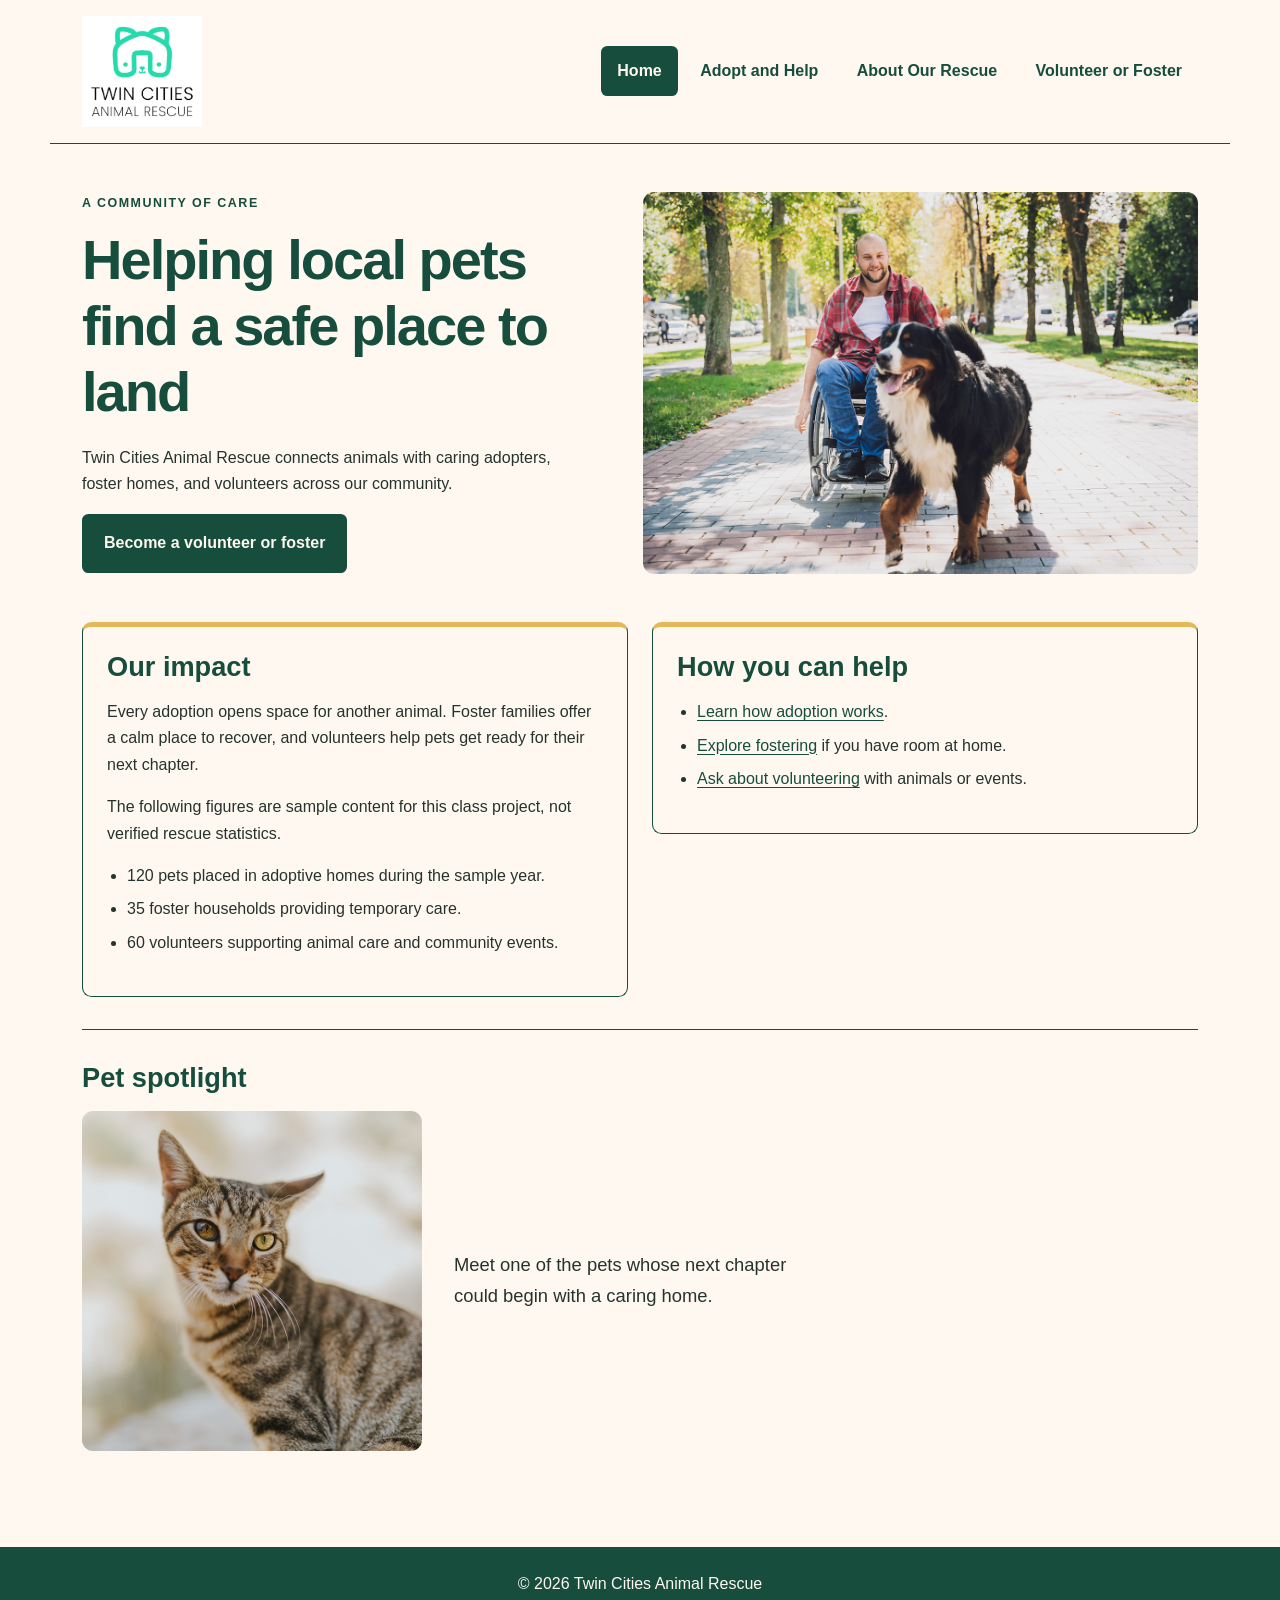
<file: index.html>
<!DOCTYPE html>
<html lang="en">
<head>
  <meta charset="UTF-8">
  <meta name="viewport" content="width=device-width, initial-scale=1.0">
  <title>Home | Twin Cities Animal Rescue</title>
  <link rel="stylesheet" href="styles.css">
</head>
<body>
  <a class="skip-link" href="#main-content">Skip to main content</a>
  <header>
    <a class="brand" href="index.html"><img src="rescue-logo_c(2).png" alt="Twin Cities Animal Rescue logo"
      width="180"></a>
    <nav aria-label="Main navigation">
      <ul>
        <li><a href="index.html" aria-current="page">Home</a></li>
        <li><a href="services.html">Adopt and Help</a></li>
        <li><a href="about.html">About Our Rescue</a></li>
        <li><a href="contact.html">Volunteer or Foster</a></li>
      </ul>
    </nav>
  </header>
  <main id="main-content">
    <section class="hero" aria-labelledby="welcome-heading">
      <div class="hero-copy">
        <p class="eyebrow">A community of care</p>
    <h1 id="welcome-heading">Helping local pets find a safe place to land</h1>
    <p>Twin Cities Animal Rescue connects animals with caring adopters, foster homes, and
      volunteers across our community.</p>
        <a class="button" href="contact.html">Become a volunteer or foster</a>
      </div>
    <picture>
      <source media="(min-width: 700px)" srcset="rescue-feature-large_c(2).png">
      <img src="rescue-feature-small_c(2).png" alt="A person using a wheelchair walking a
        large dog on a tree-lined path" width="600">
    </picture>
    </section>
    <div class="home-columns">
    <section aria-labelledby="impact-heading">
      <h2 id="impact-heading">Our impact</h2>
      <p>Every adoption opens space for another animal. Foster families offer a calm place to
        recover, and volunteers help pets get ready for their next chapter.</p>
      <p>The following figures are sample content for this class project, not verified rescue
        statistics.</p>
      <ul>
        <li>120 pets placed in adoptive homes during the sample year.</li>
        <li>35 foster households providing temporary care.</li>
        <li>60 volunteers supporting animal care and community events.</li>
      </ul>
    </section>
    <section aria-labelledby="help-heading">
      <h2 id="help-heading">How you can help</h2>
      <ul>
        <li><a href="services.html#adoption">Learn how adoption works</a>.</li>
        <li><a href="services.html#foster">Explore fostering</a> if you have room at
          home.</li>
        <li><a href="contact.html">Ask about volunteering</a> with animals or events.</li>
      </ul>
    </section>
    </div>
    <section class="spotlight" aria-labelledby="spotlight-heading">
      <h2 id="spotlight-heading">Pet spotlight</h2>
      <figure class="spotlight-figure">
        <img src="rescue-pet-spotlight_c(2).png" alt="Tabby cat looking toward the camera"
          width="500">
        <figcaption>Meet one of the pets whose next chapter could begin with a caring
          home.</figcaption>
      </figure>
    </section>
  </main>
  <footer><p>&copy; 2026 Twin Cities Animal Rescue</p></footer>
</body>
</html>
</file>
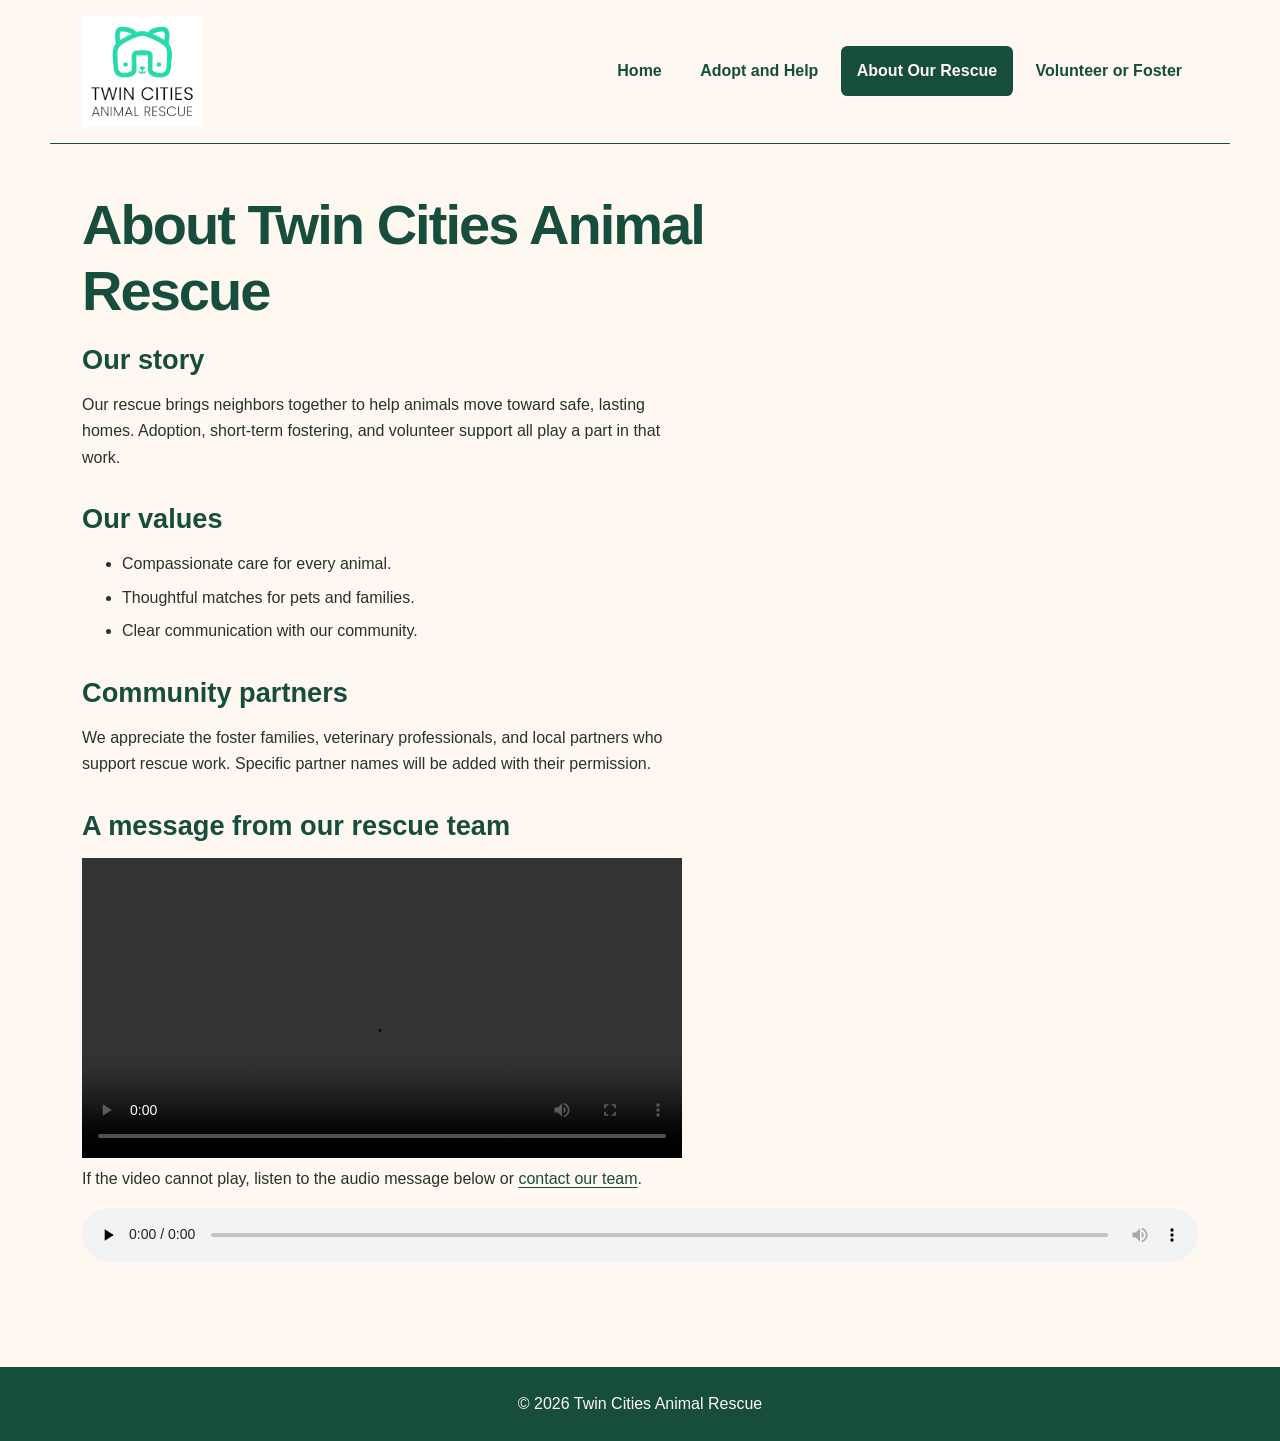
<file: about.html>
<!DOCTYPE html>
<html lang="en">
<head>
  <meta charset="UTF-8">
  <meta name="viewport" content="width=device-width, initial-scale=1.0">
  <title>About Our Rescue | Twin Cities Animal Rescue</title>
  <link rel="stylesheet" href="styles.css">
</head>
<body>
  <a class="skip-link" href="#main-content">Skip to main content</a>
  <header>
    <a class="brand" href="index.html"><img src="rescue-logo_c(2).png" alt="Twin Cities Animal Rescue logo"
      width="180"></a>
    <nav aria-label="Main navigation">
      <ul>
        <li><a href="index.html">Home</a></li>
        <li><a href="services.html">Adopt and Help</a></li>
        <li><a href="about.html" aria-current="page">About Our Rescue</a></li>
        <li><a href="contact.html">Volunteer or Foster</a></li>
      </ul>
    </nav>
  </header>
  <main id="main-content">
    <h1>About Twin Cities Animal Rescue</h1>
    <section aria-labelledby="story-heading">
      <h2 id="story-heading">Our story</h2>
      <p>Our rescue brings neighbors together to help animals move toward safe, lasting homes.
        Adoption, short-term fostering, and volunteer support all play a part in that
        work.</p>
    </section>
    <section aria-labelledby="values-heading">
      <h2 id="values-heading">Our values</h2>
      <ul>
        <li>Compassionate care for every animal.</li>
        <li>Thoughtful matches for pets and families.</li>
        <li>Clear communication with our community.</li>
      </ul>
    </section>
    <section aria-labelledby="partners-heading">
      <h2 id="partners-heading">Community partners</h2>
      <p>We appreciate the foster families, veterinary professionals, and local partners who
        support rescue work. Specific partner names will be added with their permission.</p>
    </section>
    <section aria-labelledby="message-heading">
      <h2 id="message-heading">A message from our rescue team</h2>
      <video controls width="600" preload="metadata">
        <source src="rescue-message_c(2).mp4" type="video/mp4">
        Your browser does not support video playback. Please contact us to learn more about
          the rescue.
      </video>
      <p>If the video cannot play, listen to the audio message below or <a
        href="contact.html">contact our team</a>.</p>
      <audio controls preload="none">
        <source src="rescue-message_c(2).mp3" type="audio/mpeg">
        Your browser does not support audio playback. Please contact our team.
      </audio>
    </section>
  </main>
  <footer><p>&copy; 2026 Twin Cities Animal Rescue</p></footer>
</body>
</html>
</file>
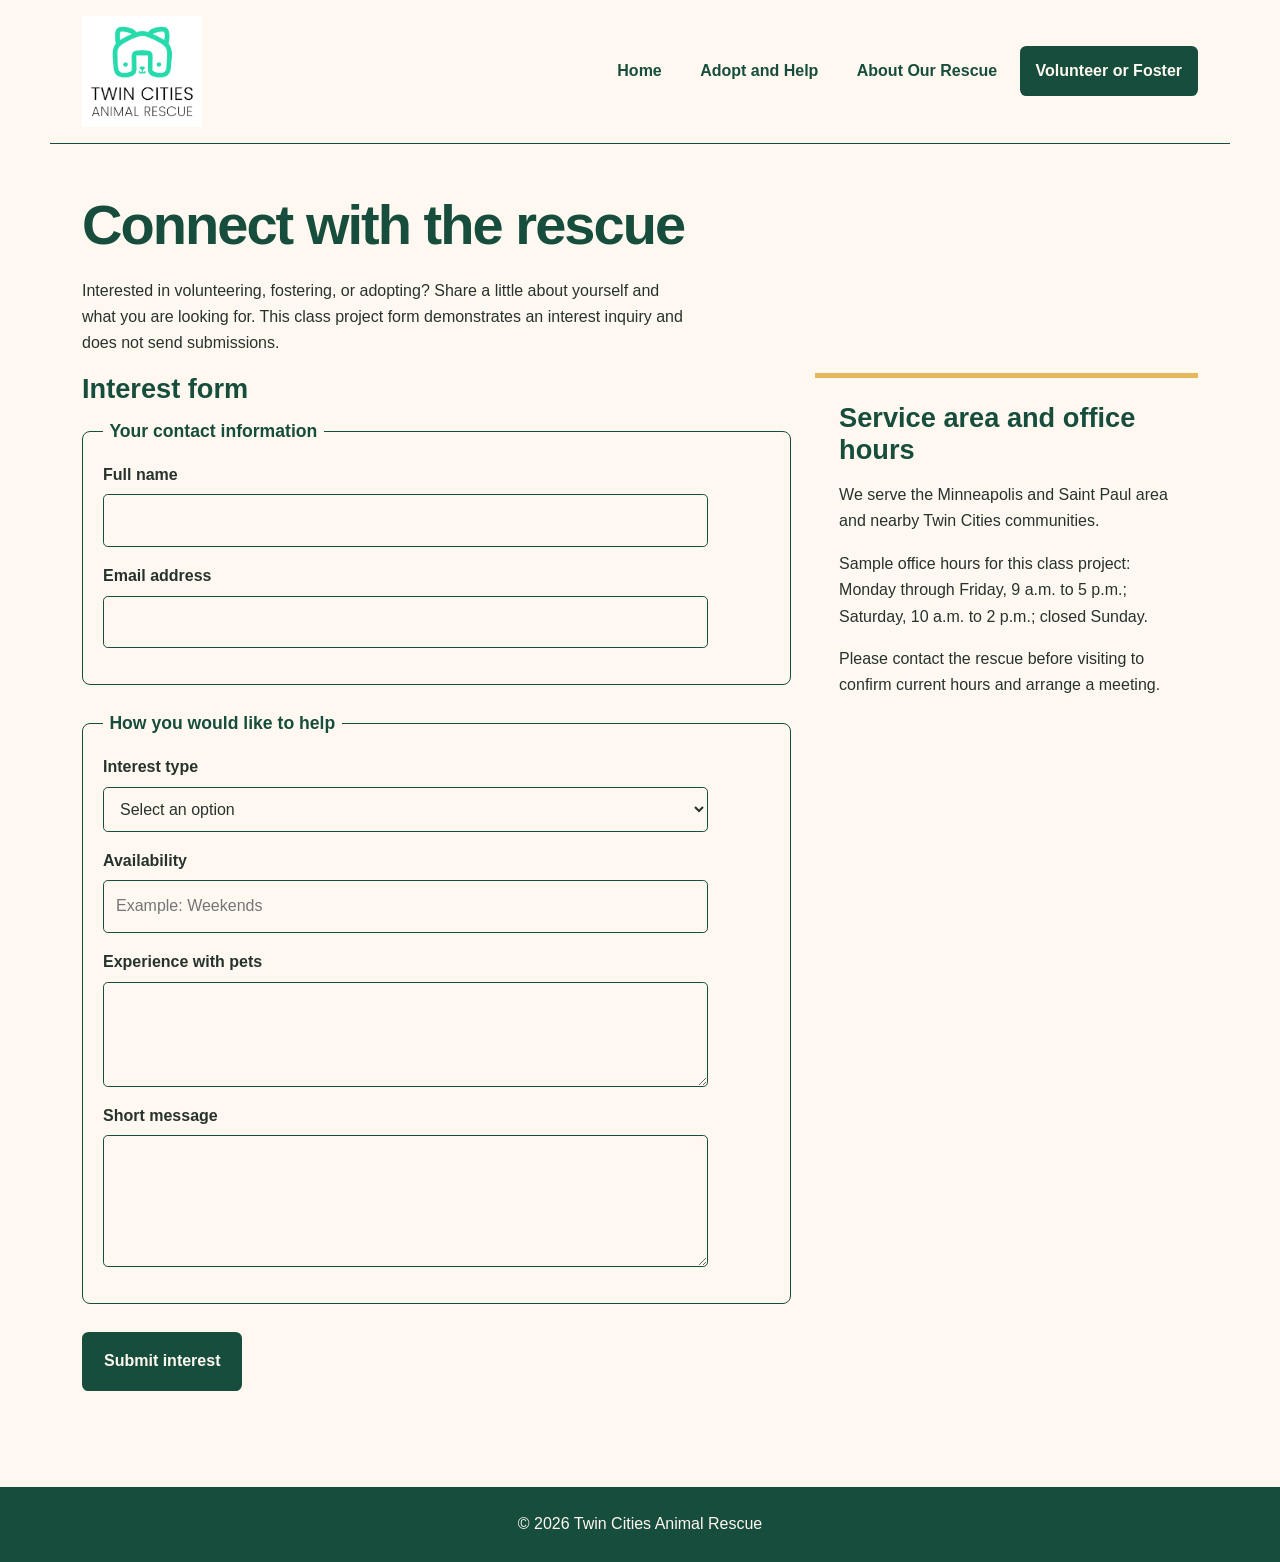
<file: contact.html>
<!DOCTYPE html>
<html lang="en">
<head>
  <meta charset="UTF-8">
  <meta name="viewport" content="width=device-width, initial-scale=1.0">
  <title>Volunteer or Foster | Twin Cities Animal Rescue</title>
  <link rel="stylesheet" href="styles.css">
</head>
<body>
  <a class="skip-link" href="#main-content">Skip to main content</a>
  <header>
    <a class="brand" href="index.html"><img src="rescue-logo_c(2).png" alt="Twin Cities Animal Rescue logo"
      width="180"></a>
    <nav aria-label="Main navigation">
      <ul>
        <li><a href="index.html">Home</a></li>
        <li><a href="services.html">Adopt and Help</a></li>
        <li><a href="about.html">About Our Rescue</a></li>
        <li><a href="contact.html" aria-current="page">Volunteer or Foster</a></li>
      </ul>
    </nav>
  </header>
  <main id="main-content">
    <h1>Connect with the rescue</h1>
    <p>Interested in volunteering, fostering, or adopting? Share a little about yourself and
      what you are looking for. This class project form demonstrates an interest inquiry and does not send submissions.</p>
    <div class="contact-columns">
    <section aria-labelledby="form-heading">
      <h2 id="form-heading">Interest form</h2>
      <form action="#" method="post">
        <fieldset>
          <legend>Your contact information</legend>
          <p><label for="full-name">Full name</label><br>
          <input id="full-name" name="full-name" type="text" autocomplete="name" required
            minlength="2"></p>
          <p><label for="email">Email address</label><br>
          <input id="email" name="email" type="email" autocomplete="email" required></p>
        </fieldset>
        <fieldset>
          <legend>How you would like to help</legend>
          <p><label for="interest">Interest type</label><br>
          <select id="interest" name="interest" required>
            <option value="">Select an option</option>
            <option value="volunteer">Volunteer</option>
            <option value="foster">Foster</option>
            <option value="adoption">Adoption information</option>
          </select></p>
          <p><label for="availability">Availability</label><br>
          <input id="availability" name="availability" type="text" required
            placeholder="Example: Weekends"></p>
          <p><label for="experience">Experience with pets</label><br>
          <textarea id="experience" name="experience" rows="3" required></textarea></p>
          <p><label for="message">Short message</label><br>
          <textarea id="message" name="message" rows="4" required
            minlength="10"></textarea></p>
        </fieldset>
        <button type="submit">Submit interest</button>
      </form>
    </section>
    <section aria-labelledby="area-heading">
      <h2 id="area-heading">Service area and office hours</h2>
      <p>We serve the Minneapolis and Saint Paul area and nearby Twin Cities communities.</p>
      <p>Sample office hours for this class project: Monday through Friday, 9 a.m. to 5 p.m.;
        Saturday, 10 a.m. to 2 p.m.; closed Sunday.</p>
      <p>Please contact the rescue before visiting to confirm current hours and arrange a
        meeting.</p>
    </section>
    </div>
  </main>
  <footer><p>&copy; 2026 Twin Cities Animal Rescue</p></footer>
</body>
</html>
</file>
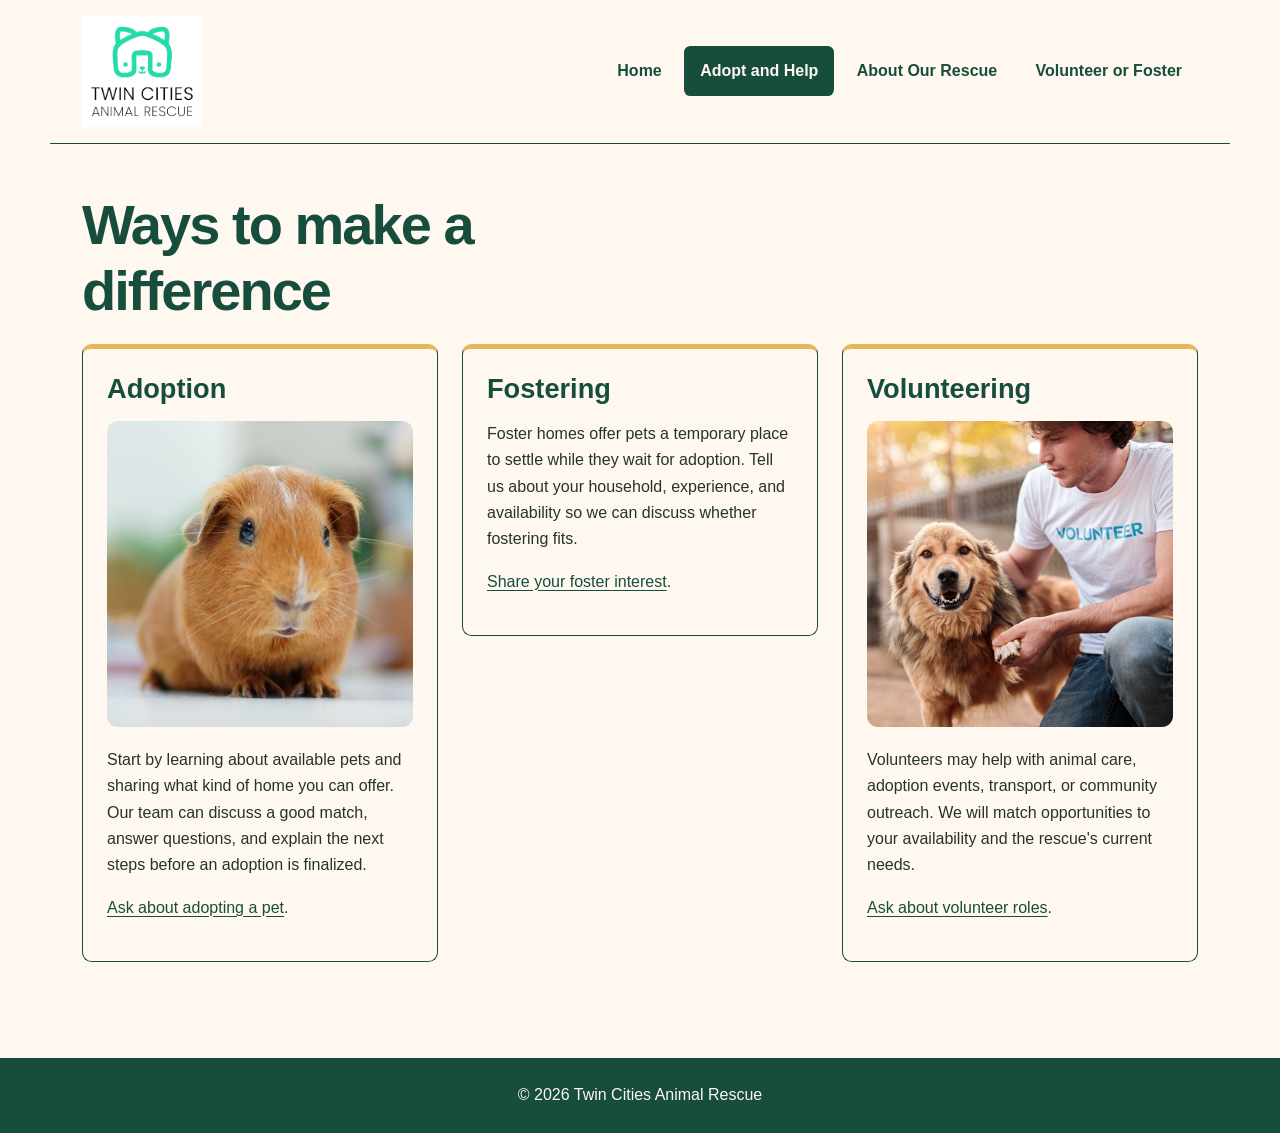
<file: services.html>
<!DOCTYPE html>
<html lang="en">
<head>
  <meta charset="UTF-8">
  <meta name="viewport" content="width=device-width, initial-scale=1.0">
  <title>Adopt and Help | Twin Cities Animal Rescue</title>
  <link rel="stylesheet" href="styles.css">
</head>
<body>
  <a class="skip-link" href="#main-content">Skip to main content</a>
  <header>
    <a class="brand" href="index.html"><img src="rescue-logo_c(2).png" alt="Twin Cities Animal Rescue logo"
      width="180"></a>
    <nav aria-label="Main navigation">
      <ul>
        <li><a href="index.html">Home</a></li>
        <li><a href="services.html" aria-current="page">Adopt and Help</a></li>
        <li><a href="about.html">About Our Rescue</a></li>
        <li><a href="contact.html">Volunteer or Foster</a></li>
      </ul>
    </nav>
  </header>
  <main id="main-content">
    <h1>Ways to make a difference</h1>
    <div class="service-columns">
    <section id="adoption" aria-labelledby="adoption-heading">
      <h2 id="adoption-heading">Adoption</h2>
      <img src="rescue-pet_c(2).png" alt="Brown guinea pig facing the camera" width="450">
      <p>Start by learning about available pets and sharing what kind of home you can offer.
        Our team can discuss a good match, answer questions, and explain the next steps before
        an adoption is finalized.</p>
      <p><a href="contact.html">Ask about adopting a pet</a>.</p>
    </section>
    <section id="foster" aria-labelledby="foster-heading">
      <h2 id="foster-heading">Fostering</h2>
      <p>Foster homes offer pets a temporary place to settle while they wait for adoption.
        Tell us about your household, experience, and availability so we can discuss whether
        fostering fits.</p>
      <p><a href="contact.html">Share your foster interest</a>.</p>
    </section>
    <section id="volunteer" aria-labelledby="volunteer-heading">
      <h2 id="volunteer-heading">Volunteering</h2>
      <img src="rescue-volunteer_c(2).png" alt="Volunteer beside a golden dog at the rescue"
        width="450">
      <p>Volunteers may help with animal care, adoption events, transport, or community
        outreach. We will match opportunities to your availability and the rescue's current
        needs.</p>
      <p><a href="contact.html">Ask about volunteer roles</a>.</p>
    </section>
    </div>
  </main>
  <footer><p>&copy; 2026 Twin Cities Animal Rescue</p></footer>
</body>
</html>
</file>
<file: styles.css>
/* Shared mobile-first design: four main colors and one font family. */
:root {
  --cream: #FFF8F0;
  --green: #174D3C;
  --charcoal: #26332D;
  --gold: #E4B85A;
}
* { box-sizing: border-box; }
body { margin: 0; background: var(--cream); color: var(--charcoal); font-family: Arial, sans-serif; font-size: 1rem; line-height: 1.65; }
a { color: var(--green); text-underline-offset: .2em; }
a:hover { text-decoration-thickness: .16em; }
a:focus-visible, button:focus-visible, input:focus-visible, select:focus-visible, textarea:focus-visible { outline: 3px solid var(--green); outline-offset: 4px; }
.skip-link { position: absolute; top: .5rem; left: .5rem; transform: translateY(-200%); background: var(--cream); padding: .75rem; z-index: 2; }
.skip-link:focus { transform: translateY(0); }
header { max-width: 1180px; margin: auto; padding: 1rem 1.25rem; display: flex; flex-direction: column; align-items: center; gap: 1rem; border-bottom: 1px solid var(--green); }
.brand { display: block; }
.brand img { display: block; width: 120px; height: auto; }
nav { width: 100%; }
nav ul { list-style: none; padding: 0; margin: 0; display: flex; flex-wrap: wrap; justify-content: center; gap: .4rem; }
nav li { flex: 1 1 42%; }
nav a { display: block; text-align: center; padding: .7rem .6rem; border-radius: .4rem; text-decoration: none; font-weight: 700; }
nav a[aria-current="page"], nav a:hover { background: var(--green); color: var(--cream); }
main { max-width: 1180px; margin: auto; padding: 2rem 1.25rem 3rem; }
h1, h2, legend { color: var(--green); line-height: 1.18; }
h1 { font-size: 2.3rem; letter-spacing: -.035em; max-width: 20ch; margin: 0 0 1.25rem; }
h2 { font-size: 1.7rem; margin: 0 0 1rem; }
p { margin: 0 0 1rem; max-width: 68ch; }
section { margin-bottom: 2rem; min-width: 0; }
img, video { max-width: 100%; height: auto; }
audio { max-width: 100%; width: 100%; }
main img { display: block; border-radius: .7rem; }
.hero { display: flex; flex-direction: column; gap: 1.75rem; align-items: center; margin-bottom: 3rem; }
.hero-copy, .hero picture { width: 100%; min-width: 0; }
.hero picture img { width: 100%; }
.eyebrow { font-weight: 700; text-transform: uppercase; letter-spacing: .12em; font-size: .78rem; color: var(--green); margin-bottom: .85rem; }
.button, button { display: inline-block; padding: .9rem 1.25rem; border: 2px solid var(--green); border-radius: .4rem; background: var(--green); color: var(--cream); font: inherit; font-weight: 700; text-decoration: none; cursor: pointer; }
.button:hover, button:hover { background: var(--charcoal); }
.home-columns, .service-columns, .contact-columns { display: flex; flex-direction: column; gap: 1.5rem; }
.home-columns section, .service-columns section { padding: 1.5rem; border: 1px solid var(--green); border-top: 5px solid var(--gold); border-radius: .6rem; }
.home-columns ul { padding-left: 1.25rem; }
li + li { margin-top: .45rem; }
nav li + li { margin-top: 0; }
figure { margin: 0; }
.spotlight { border-top: 1px solid var(--green); padding-top: 2rem; }
.spotlight-figure { display: flex; flex-direction: column; gap: 1.25rem; align-items: flex-start; }
.spotlight-figure img { width: 100%; max-width: 340px; }
figcaption { max-width: 36ch; font-size: 1.15rem; }
.service-columns img { width: 100%; margin-bottom: 1.25rem; }
fieldset { margin: 0 0 1.75rem; border: 1px solid var(--green); border-radius: .5rem; padding: 1.25rem; min-width: 0; }
legend { font-weight: 700; padding: 0 .4rem; font-size: 1.1rem; }
label { font-weight: 700; }
input, select, textarea { display: block; width: 100%; margin-top: .4rem; border: 1px solid var(--green); border-radius: .3rem; padding: .75rem; font: inherit; color: var(--charcoal); background: var(--cream); }
textarea { resize: vertical; min-height: 6rem; }
form br { display: none; }
footer { background: var(--green); color: var(--cream); padding: 1.5rem 1.25rem; text-align: center; }
footer p { margin: 0 auto; }
/* Wider screens gain horizontal navigation and Flexbox content columns. */
@media (min-width: 48rem) {
  header { flex-direction: row; justify-content: space-between; padding: 1rem 2rem; }
  nav { width: auto; }
  nav li { flex: 0 1 auto; }
  nav a { padding: .75rem 1rem; }
  main { padding: 3rem 2rem 4rem; }
  h1 { font-size: 3.5rem; }
  .hero { flex-direction: row; gap: 3rem; }
  .hero-copy { flex: 1 1 48%; }
  .hero picture { flex: 1 1 52%; }
  .home-columns, .service-columns, .contact-columns { flex-direction: row; align-items: flex-start; }
  .home-columns section { flex: 1 1 50%; }
  .service-columns section { flex: 1 1 33%; }
  .contact-columns > section:first-child { flex: 2 1 65%; }
  .contact-columns > section:last-child { flex: 1 1 35%; padding: 1.5rem; border-top: 5px solid var(--gold); }
  .spotlight-figure { flex-direction: row; align-items: center; gap: 2rem; }
}
</file>
